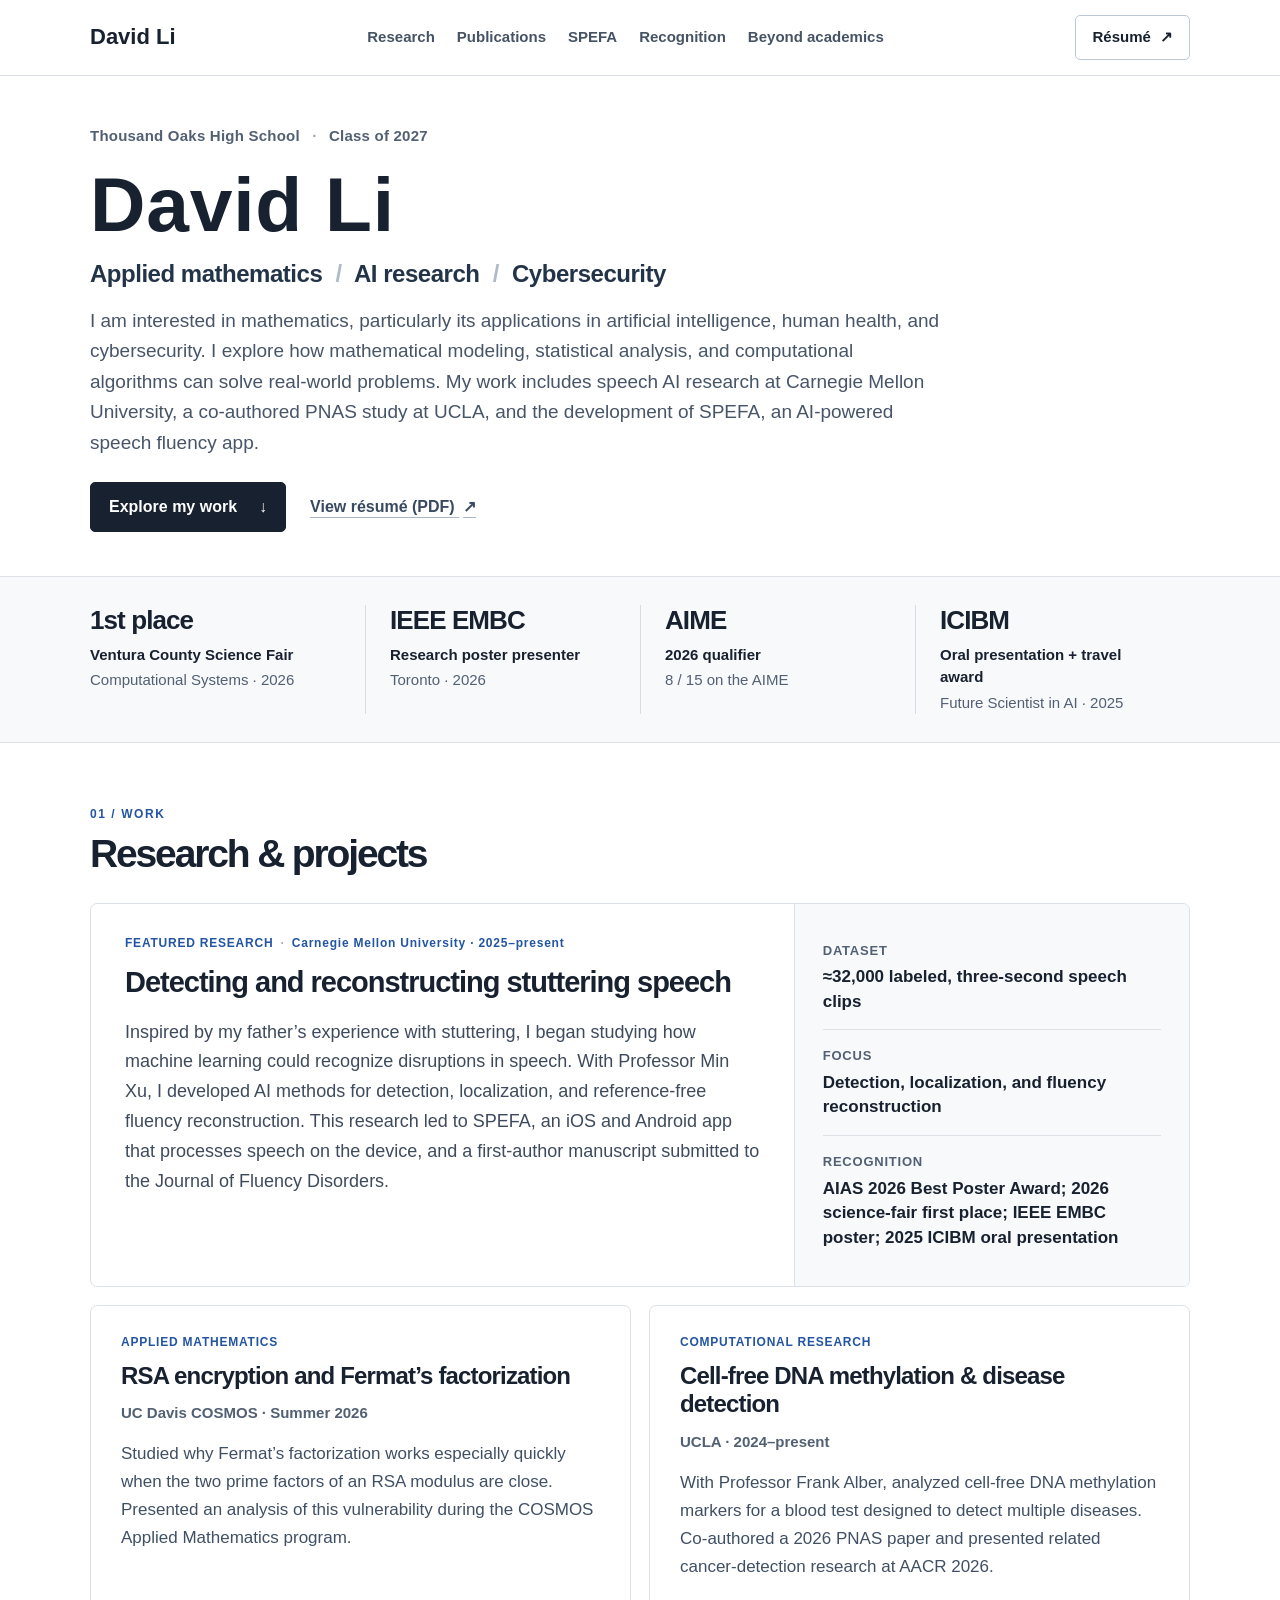
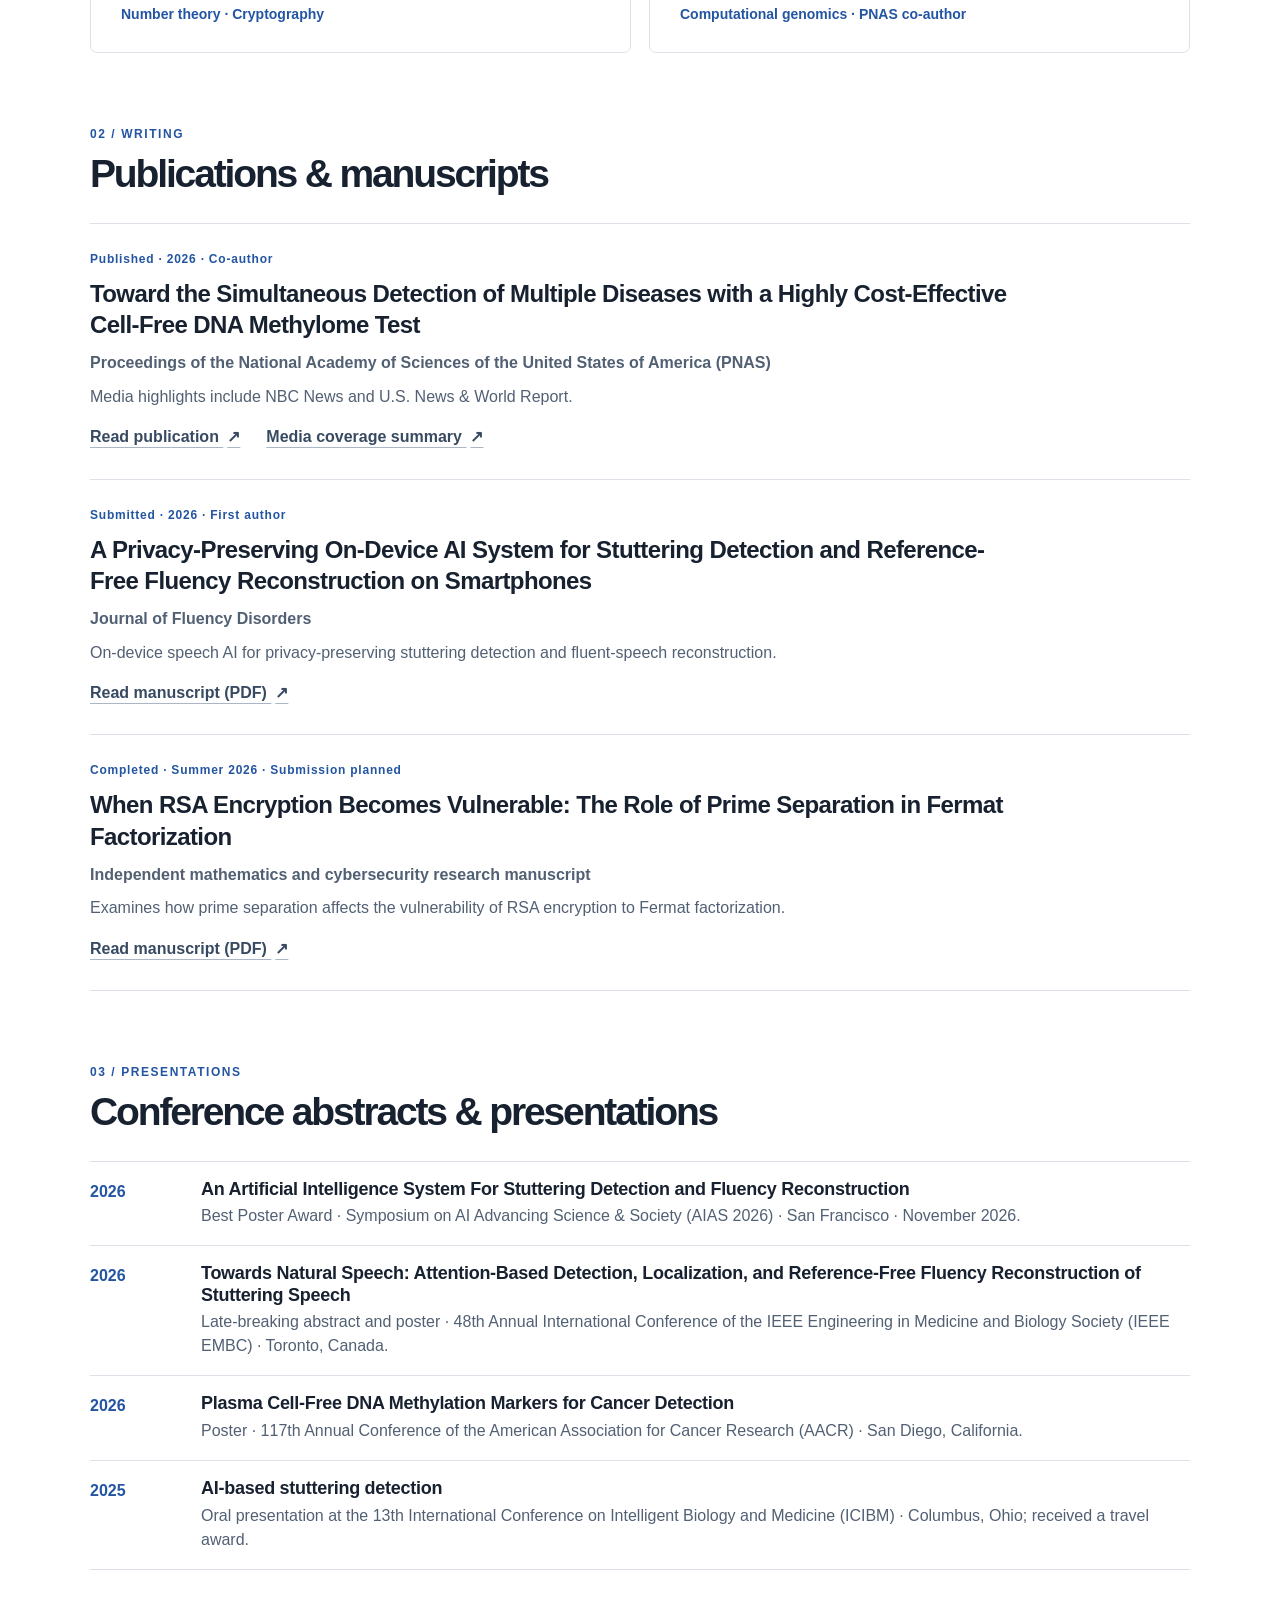
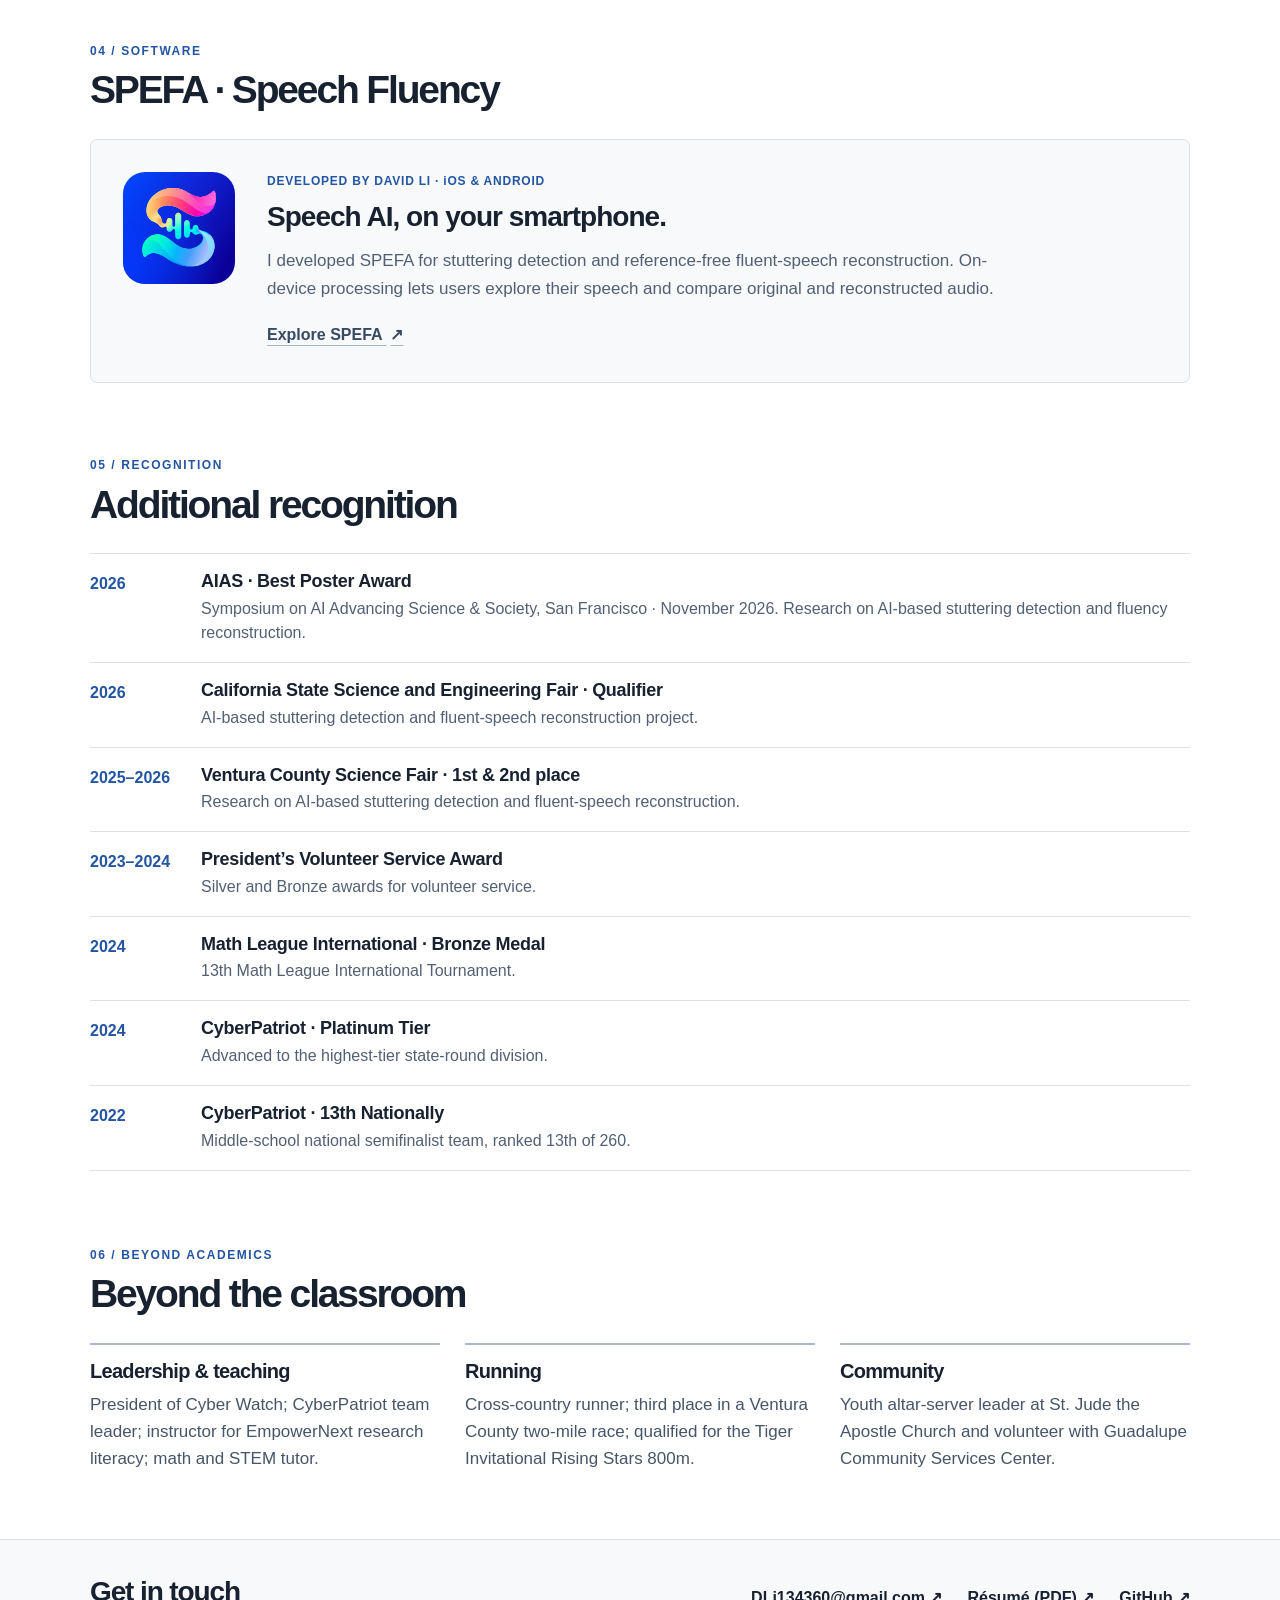
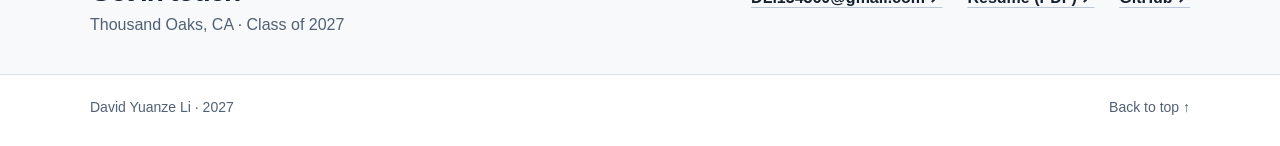
<file: index.html>
<!doctype html>
<html lang="en">
<head>
  <meta charset="utf-8">
  <meta name="viewport" content="width=device-width, initial-scale=1">
  <meta name="theme-color" content="#ffffff">
  <meta name="color-scheme" content="light">
  <meta name="description" content="David Yuanze Li — Class of 2027. AI for human health, applied mathematics, and cybersecurity. PNAS co-author, speech-AI researcher, and developer of SPEFA.">
  <meta property="og:type" content="website">
  <meta property="og:title" content="David Li | Applied Mathematics & Research">
  <meta property="og:description" content="Research, publications, conference presentations, and SPEFA: speech fluency software developed by David Yuanze Li, Class of 2027.">
  <meta property="og:url" content="https://dliport.github.io/">
  <meta property="og:image" content="https://dliport.github.io/assets/social-preview.svg">
  <link rel="icon" type="image/svg+xml" href="assets/favicon.svg">
  <link rel="stylesheet" href="styles/main.css">
  <title>David Li | Applied Mathematics & Research</title>
  <script type="module" src="src/main.js"></script>
</head>
<body>
  <a class="skip-link" href="#main">Skip to content</a>
  <div id="app"></div>
  <noscript><p class="noscript">This page uses JavaScript modules. Please enable JavaScript to view the portfolio.</p></noscript>
</body>
</html>
</file>
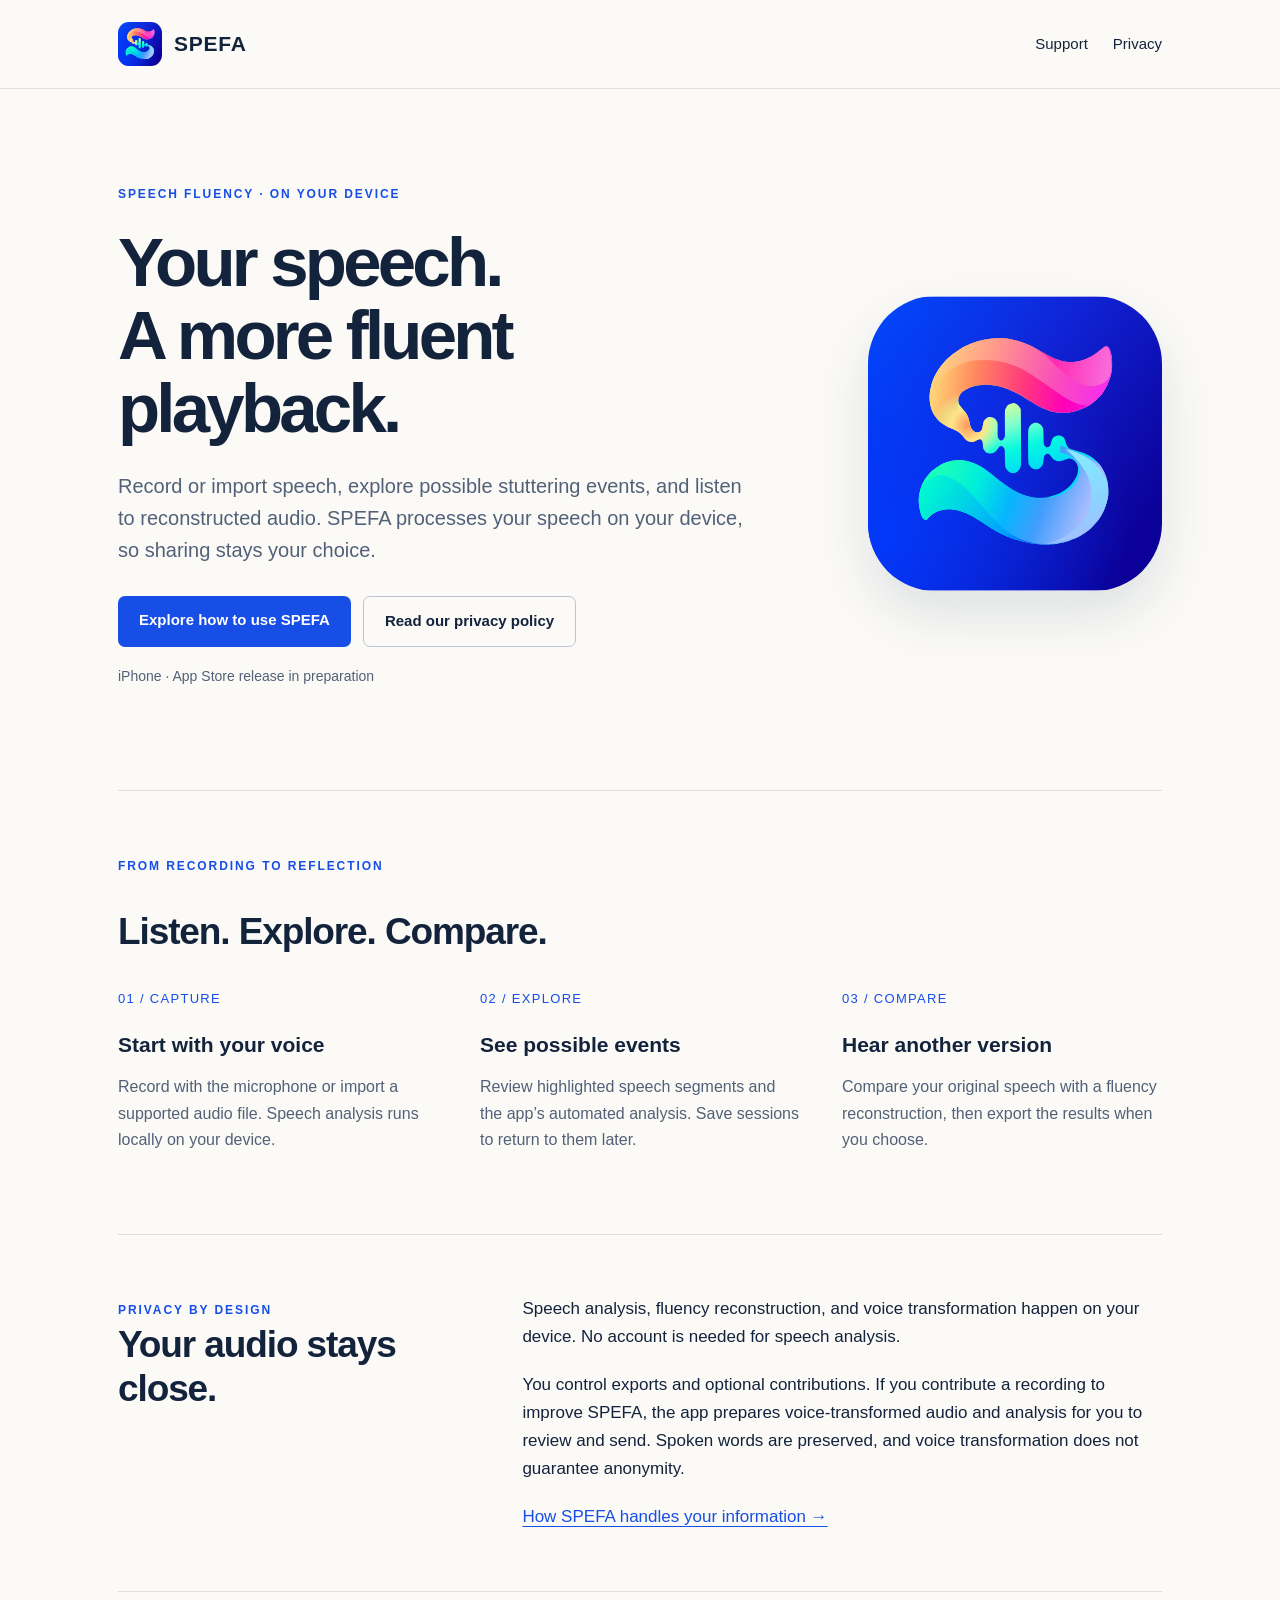
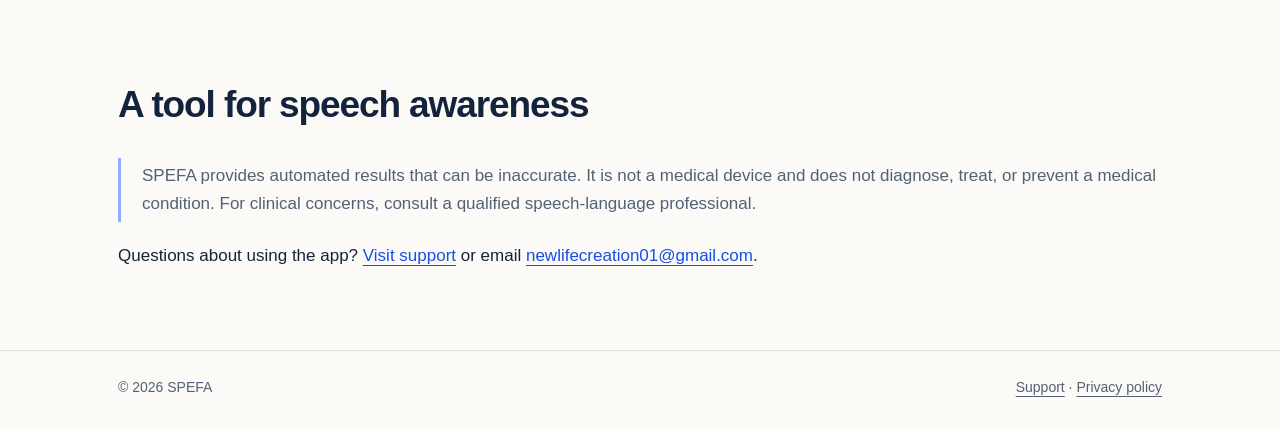
<file: spefa/index.html>
<!doctype html>
<html lang="en"><head><meta charset="utf-8"><meta name="viewport" content="width=device-width, initial-scale=1"><meta name="description" content="Private speech analysis and fluency reconstruction on your device."><meta name="theme-color" content="#fbfaf7"><title>SPEFA: Speech Fluency</title><link rel="icon" type="image/svg+xml" href="assets/logo.svg"><link rel="stylesheet" href="assets/site.css"></head><body><a class="skip" href="#main">Skip to content</a><header><div class="wrap"><nav aria-label="Main navigation"><a class="brand" href="./"><img src="assets/logo.svg" alt="" width="44" height="44">SPEFA</a><div class="navlinks"><a href="support/">Support</a><a href="privacy/">Privacy</a></div></nav></div></header>
<main id="main"><div class="wrap"><section class="hero"><div><span class="eyebrow">Speech fluency · On your device</span><h1>Your speech.<br>A more fluent playback.</h1><p class="intro">Record or import speech, explore possible stuttering events, and listen to reconstructed audio. SPEFA processes your speech on your device, so sharing stays your choice.</p><div class="actions"><a class="button" href="support/">Explore how to use SPEFA</a><a class="button secondary" href="privacy/">Read our privacy policy</a></div><p class="small" style="margin-top:18px">iPhone · App Store release in preparation</p></div><img class="hero-icon" src="assets/logo.svg" alt="SPEFA’s multicolored S with an integrated audio waveform" width="295" height="295"></section>
<section class="section" aria-labelledby="how"><span class="eyebrow">From recording to reflection</span><h2 id="how">Listen. Explore. Compare.</h2><div class="steps"><article><span class="step-number">01 / CAPTURE</span><h3>Start with your voice</h3><p>Record with the microphone or import a supported audio file. Speech analysis runs locally on your device.</p></article><article><span class="step-number">02 / EXPLORE</span><h3>See possible events</h3><p>Review highlighted speech segments and the app’s automated analysis. Save sessions to return to them later.</p></article><article><span class="step-number">03 / COMPARE</span><h3>Hear another version</h3><p>Compare your original speech with a fluency reconstruction, then export the results when you choose.</p></article></div></section>
<section class="section privacy-block" aria-labelledby="privacy"><div><span class="eyebrow">Privacy by design</span><h2 id="privacy">Your audio stays close.</h2></div><div><p>Speech analysis, fluency reconstruction, and voice transformation happen on your device. No account is needed for speech analysis.</p><p>You control exports and optional contributions. If you contribute a recording to improve SPEFA, the app prepares voice-transformed audio and analysis for you to review and send. Spoken words are preserved, and voice transformation does not guarantee anonymity.</p><a href="privacy/">How SPEFA handles your information →</a></div></section>
<section class="section"><h2>A tool for speech awareness</h2><p class="note">SPEFA provides automated results that can be inaccurate. It is not a medical device and does not diagnose, treat, or prevent a medical condition. For clinical concerns, consult a qualified speech-language professional.</p><p>Questions about using the app? <a href="support/">Visit support</a> or email <a href="mailto:newlifecreation01@gmail.com">newlifecreation01@gmail.com</a>.</p></section></div></main><footer><div class="wrap footer-inner"><span>© 2026 SPEFA</span><span><a href="support/">Support</a> · <a href="privacy/">Privacy policy</a></span></div></footer></body></html>
</file>
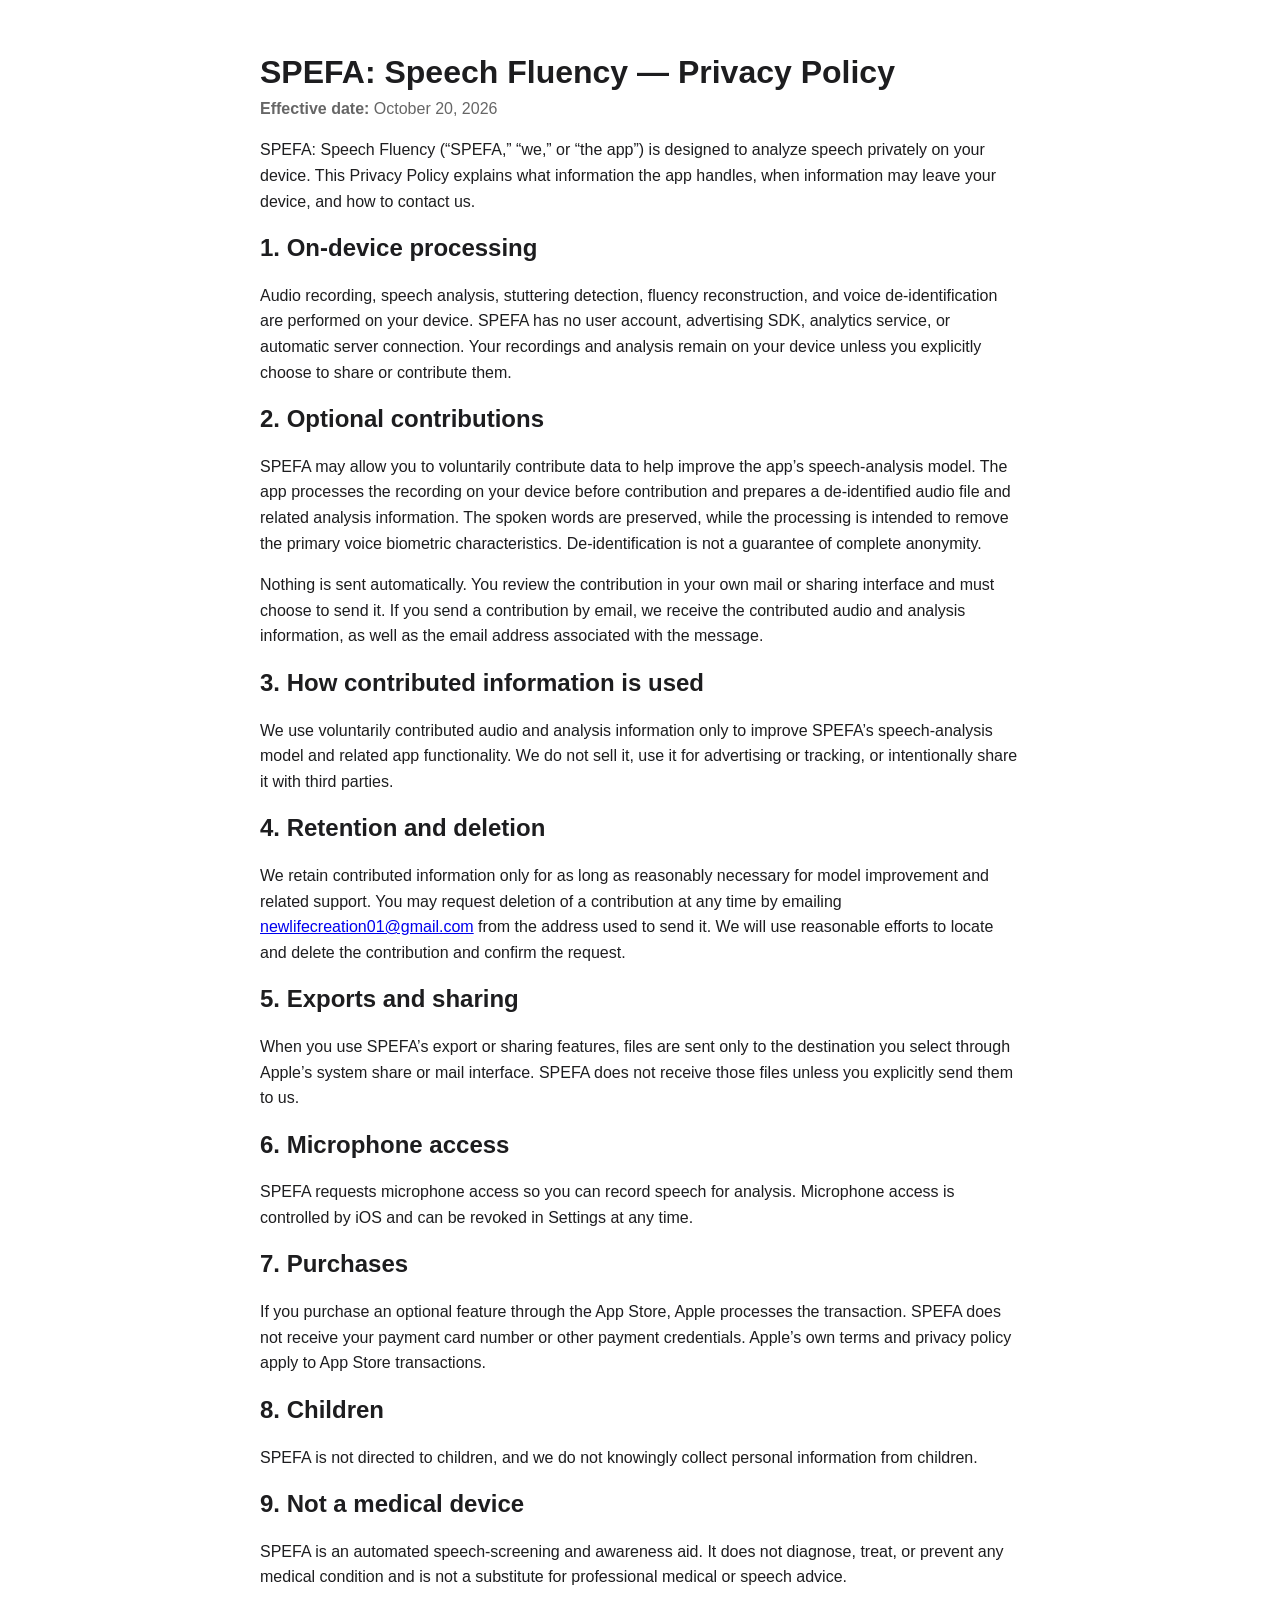
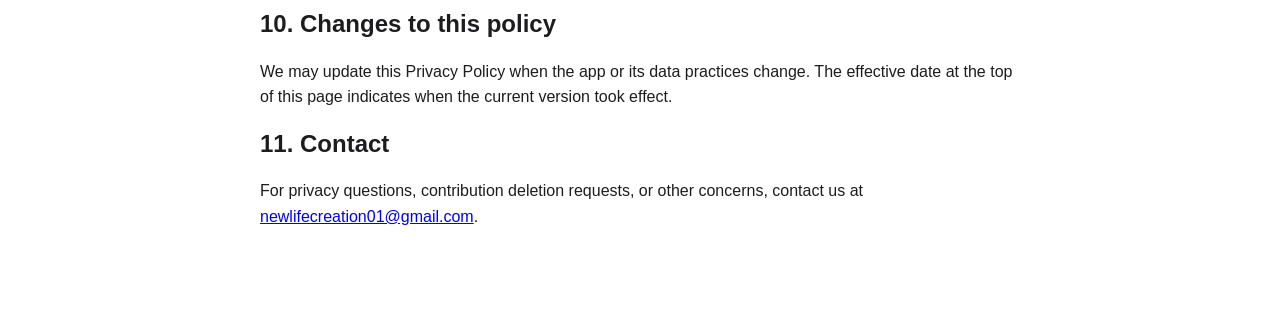
<file: spefa/privacy/index.html>
<!doctype html>
<html lang="en">
<head>
  <meta charset="utf-8">
  <meta name="viewport" content="width=device-width, initial-scale=1">
  <title>SPEFA: Speech Fluency — Privacy Policy</title>
  <style>
    :root { color-scheme: light dark; }
    body {
      max-width: 760px;
      margin: 0 auto;
      padding: 2rem 1.25rem 4rem;
      font: 16px/1.6 -apple-system, BlinkMacSystemFont, "Segoe UI", sans-serif;
      color: #1d1d1f;
      background: #fff;
    }
    h1, h2 { line-height: 1.2; }
    h1 { margin-bottom: .25rem; }
    .updated { color: #666; margin-top: 0; }
    @media (prefers-color-scheme: dark) {
      body { color: #f5f5f7; background: #1d1d1f; }
      .updated { color: #aaa; }
      a { color: #6db3ff; }
    }
  </style>
</head>
<body>
  <main>
    <h1>SPEFA: Speech Fluency — Privacy Policy</h1>
    <p class="updated"><strong>Effective date:</strong> October 20, 2026</p>
    <p>SPEFA: Speech Fluency (“SPEFA,” “we,” or “the app”) is designed to analyze speech privately on your device. This Privacy Policy explains what information the app handles, when information may leave your device, and how to contact us.</p>

    <h2>1. On-device processing</h2>
    <p>Audio recording, speech analysis, stuttering detection, fluency reconstruction, and voice de-identification are performed on your device. SPEFA has no user account, advertising SDK, analytics service, or automatic server connection. Your recordings and analysis remain on your device unless you explicitly choose to share or contribute them.</p>

    <h2>2. Optional contributions</h2>
    <p>SPEFA may allow you to voluntarily contribute data to help improve the app’s speech-analysis model. The app processes the recording on your device before contribution and prepares a de-identified audio file and related analysis information. The spoken words are preserved, while the processing is intended to remove the primary voice biometric characteristics. De-identification is not a guarantee of complete anonymity.</p>
    <p>Nothing is sent automatically. You review the contribution in your own mail or sharing interface and must choose to send it. If you send a contribution by email, we receive the contributed audio and analysis information, as well as the email address associated with the message.</p>

    <h2>3. How contributed information is used</h2>
    <p>We use voluntarily contributed audio and analysis information only to improve SPEFA’s speech-analysis model and related app functionality. We do not sell it, use it for advertising or tracking, or intentionally share it with third parties.</p>

    <h2>4. Retention and deletion</h2>
    <p>We retain contributed information only for as long as reasonably necessary for model improvement and related support. You may request deletion of a contribution at any time by emailing <a href="mailto:newlifecreation01@gmail.com">newlifecreation01@gmail.com</a> from the address used to send it. We will use reasonable efforts to locate and delete the contribution and confirm the request.</p>

    <h2>5. Exports and sharing</h2>
    <p>When you use SPEFA’s export or sharing features, files are sent only to the destination you select through Apple’s system share or mail interface. SPEFA does not receive those files unless you explicitly send them to us.</p>

    <h2>6. Microphone access</h2>
    <p>SPEFA requests microphone access so you can record speech for analysis. Microphone access is controlled by iOS and can be revoked in Settings at any time.</p>

    <h2>7. Purchases</h2>
    <p>If you purchase an optional feature through the App Store, Apple processes the transaction. SPEFA does not receive your payment card number or other payment credentials. Apple’s own terms and privacy policy apply to App Store transactions.</p>

    <h2>8. Children</h2>
    <p>SPEFA is not directed to children, and we do not knowingly collect personal information from children.</p>

    <h2>9. Not a medical device</h2>
    <p>SPEFA is an automated speech-screening and awareness aid. It does not diagnose, treat, or prevent any medical condition and is not a substitute for professional medical or speech advice.</p>

    <h2>10. Changes to this policy</h2>
    <p>We may update this Privacy Policy when the app or its data practices change. The effective date at the top of this page indicates when the current version took effect.</p>

    <h2>11. Contact</h2>
    <p>For privacy questions, contribution deletion requests, or other concerns, contact us at <a href="mailto:newlifecreation01@gmail.com">newlifecreation01@gmail.com</a>.</p>
  </main>
</body>
</html>
</file>
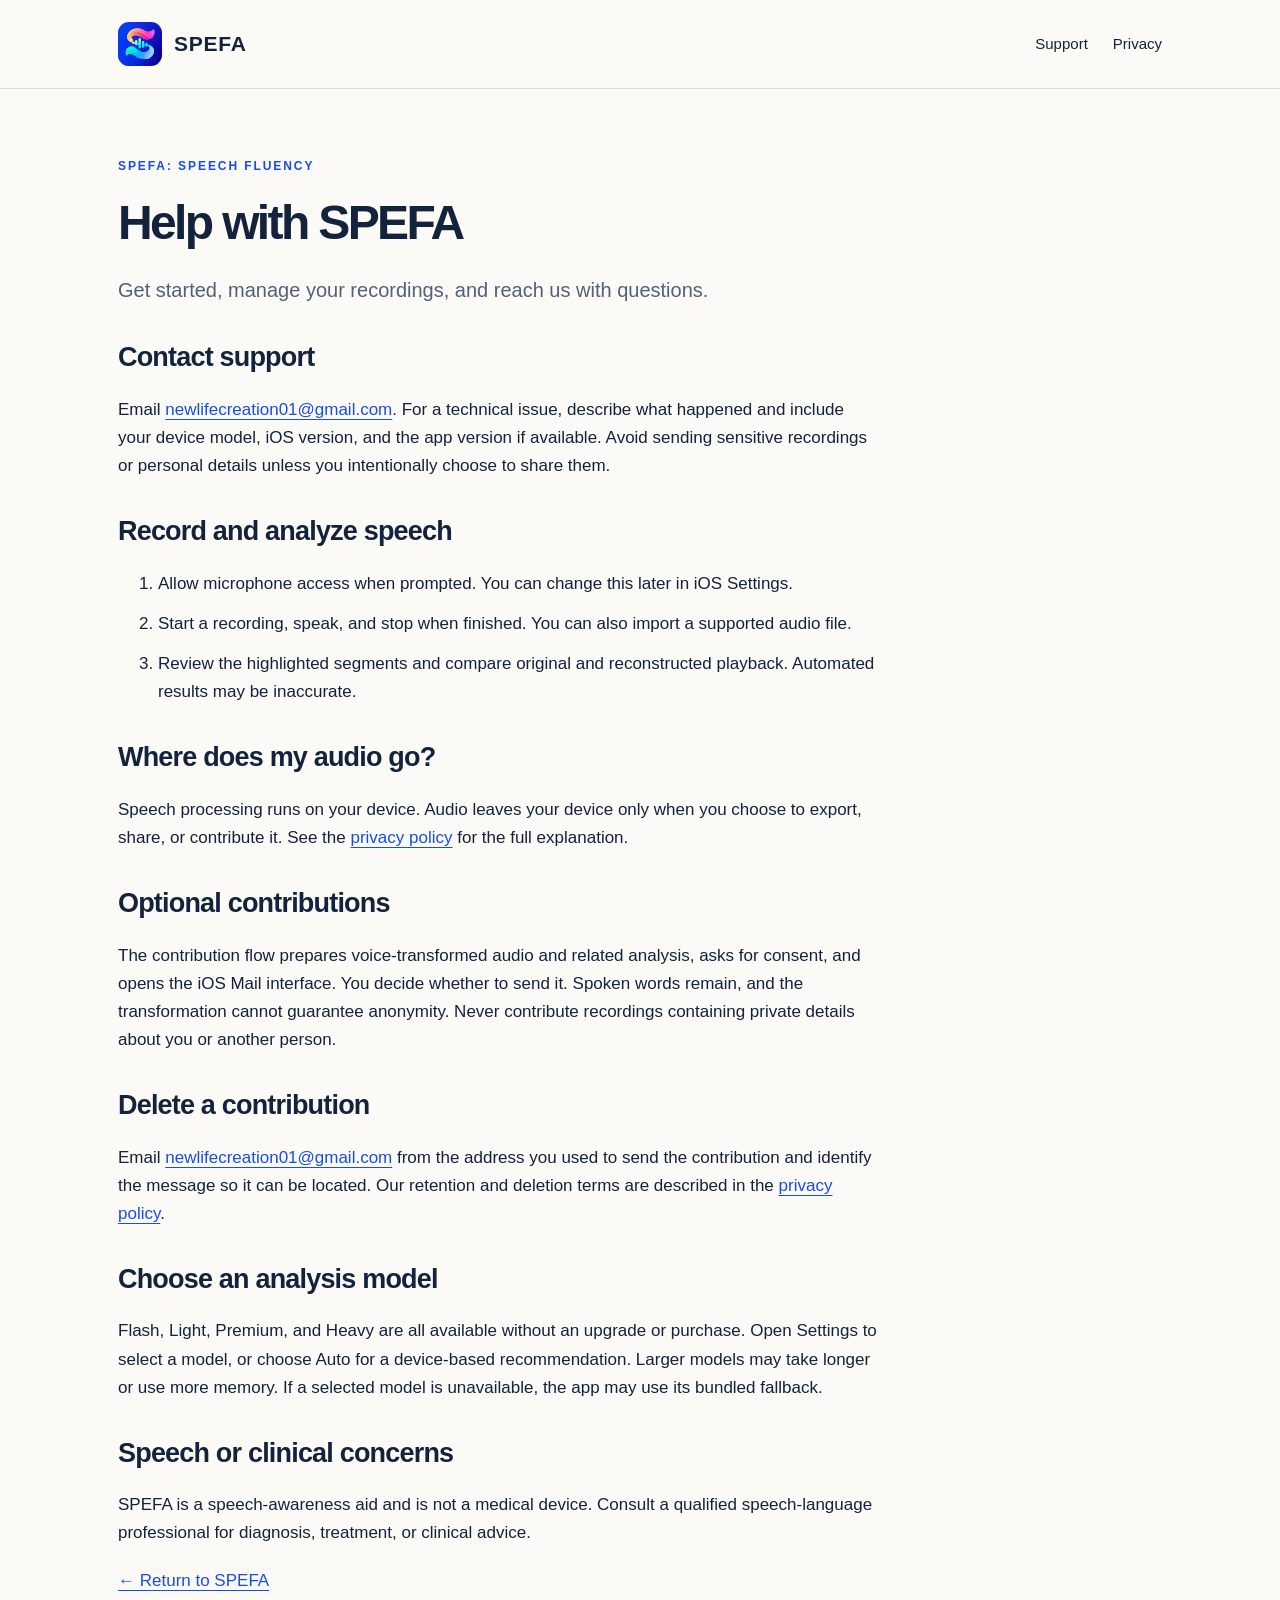
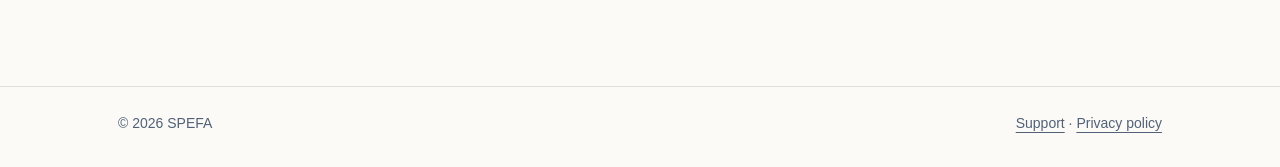
<file: spefa/support/index.html>
<!doctype html>
<html lang="en"><head><meta charset="utf-8"><meta name="viewport" content="width=device-width, initial-scale=1"><meta name="description" content="Help with recording, speech analysis, sharing, model selection, and privacy in SPEFA."><meta name="theme-color" content="#fbfaf7"><title>SPEFA Support</title><link rel="icon" type="image/svg+xml" href="../assets/logo.svg"><link rel="stylesheet" href="../assets/site.css"></head><body><a class="skip" href="#main">Skip to content</a><header><div class="wrap"><nav aria-label="Main navigation"><a class="brand" href="../"><img src="../assets/logo.svg" alt="" width="44" height="44">SPEFA</a><div class="navlinks"><a href="../support/">Support</a><a href="../privacy/">Privacy</a></div></nav></div></header>
<main id="main" class="wrap"><article class="reading"><span class="eyebrow">SPEFA: Speech Fluency</span><h1>Help with SPEFA</h1><p class="intro">Get started, manage your recordings, and reach us with questions.</p><h2>Contact support</h2><p>Email <a href="mailto:newlifecreation01@gmail.com">newlifecreation01@gmail.com</a>. For a technical issue, describe what happened and include your device model, iOS version, and the app version if available. Avoid sending sensitive recordings or personal details unless you intentionally choose to share them.</p><h2>Record and analyze speech</h2><ol><li>Allow microphone access when prompted. You can change this later in iOS Settings.</li><li>Start a recording, speak, and stop when finished. You can also import a supported audio file.</li><li>Review the highlighted segments and compare original and reconstructed playback. Automated results may be inaccurate.</li></ol><h2>Where does my audio go?</h2><p>Speech processing runs on your device. Audio leaves your device only when you choose to export, share, or contribute it. See the <a href="../privacy/">privacy policy</a> for the full explanation.</p><h2>Optional contributions</h2><p>The contribution flow prepares voice-transformed audio and related analysis, asks for consent, and opens the iOS Mail interface. You decide whether to send it. Spoken words remain, and the transformation cannot guarantee anonymity. Never contribute recordings containing private details about you or another person.</p><h2>Delete a contribution</h2><p>Email <a href="mailto:newlifecreation01@gmail.com">newlifecreation01@gmail.com</a> from the address you used to send the contribution and identify the message so it can be located. Our retention and deletion terms are described in the <a href="../privacy/">privacy policy</a>.</p><h2>Choose an analysis model</h2><p>Flash, Light, Premium, and Heavy are all available without an upgrade or purchase. Open Settings to select a model, or choose Auto for a device-based recommendation. Larger models may take longer or use more memory. If a selected model is unavailable, the app may use its bundled fallback.</p><h2>Speech or clinical concerns</h2><p>SPEFA is a speech-awareness aid and is not a medical device. Consult a qualified speech-language professional for diagnosis, treatment, or clinical advice.</p><p><a href="../">← Return to SPEFA</a></p></article></main><footer><div class="wrap footer-inner"><span>© 2026 SPEFA</span><span><a href="../support/">Support</a> · <a href="../privacy/">Privacy policy</a></span></div></footer></body></html>
</file>
<file: styles/main.css>
/* David Li's portfolio — restrained typography, legible content, no decorative motion. */
:root { color-scheme:light; --ink:#17212f; --muted:#526073; --line:#dce1e7; --accent:#2355a2; --surface:#f7f9fb; }
* { box-sizing:border-box; }
html { scroll-behavior:smooth; scroll-padding-top:110px; }
body { margin:0; color:var(--ink); background:#fff; font:400 18px/1.65 -apple-system,BlinkMacSystemFont,"Segoe UI",Arial,sans-serif; -webkit-font-smoothing:antialiased; }
a { color:inherit; text-decoration:none; }
a:focus-visible { outline:3px solid #4c79d4; outline-offset:5px; border-radius:2px; }
p { margin:0; }
h1,h2,h3 { margin:0; line-height:1.2; letter-spacing:-.035em; }
.container { width:min(1100px,calc(100% - 88px)); margin-inline:auto; }
.skip-link { position:absolute; z-index:99; top:-100px; left:15px; padding:10px 15px; background:var(--ink); color:#fff; }
.skip-link:focus { top:10px; }
.noscript { padding:32px; text-align:center; }
.site-header { position:sticky; z-index:10; top:0; background:rgba(255,255,255,.96); border-bottom:1px solid var(--line); backdrop-filter:blur(10px); }
.header-inner { min-height:75px; display:flex; align-items:center; gap:35px; }
.brand { font-size:22px; font-weight:750; letter-spacing:normal; white-space:nowrap; }
.header-nav { display:flex; flex:1; gap:22px; justify-content:center; }
.header-nav a,.header-resume { font-size:15px; font-weight:600; white-space:nowrap; }
.header-nav a { color:#465365; }
.header-nav a:hover,.header-resume:hover,.quiet-link:hover,.site-footer a:hover { color:var(--accent); }
.header-resume { border:1px solid #bdc8d6; border-radius:5px; padding:9px 16px; }
.header-resume span { margin-left:5px; }
.hero { padding-top:48px; padding-bottom:44px; }
.hero-kicker { font-size:15px; font-weight:650; letter-spacing:.015em; color:var(--muted); }
.hero-kicker span { margin-inline:8px; color:#97a3b2; }
.hero h1 { margin:16px 0 13px; font-size:clamp(3.6rem,6vw,5.1rem); line-height:1.04; font-weight:760; letter-spacing:.01em; }
.hero-field { font-size:clamp(20px,2vw,24px); font-weight:650; color:#243448; line-height:1.35; letter-spacing:-.02em; }
.hero-field span { color:#afbbc7; margin:0 7px; }
.hero-summary { margin-top:16px; max-width:850px; font-size:19px; line-height:1.6; color:#475568; }
.hero-actions { display:flex; flex-wrap:wrap; gap:24px; margin-top:24px; align-items:center; }
.primary-link { display:inline-flex; gap:22px; align-items:center; background:var(--ink); color:#fff; border:1px solid var(--ink); padding:11px 18px; font-size:16px; font-weight:650; border-radius:5px; }
.primary-link:hover { background:#30445c; }
.quiet-link { font-size:16px; font-weight:650; color:#384a61; text-decoration:underline; text-decoration-color:#aab6c5; text-underline-offset:5px; }
.quiet-link span { margin-left:4px; }
.highlights { background:var(--surface); border-top:1px solid var(--line); border-bottom:1px solid var(--line); }
.highlight-grid { display:grid; grid-template-columns:repeat(4,minmax(0,1fr)); padding-block:28px; }
.highlight { padding:0 24px; min-width:0; }
.highlight:first-child { padding-left:0; }
.highlight + .highlight { border-left:1px solid #d4dce5; }
.highlight strong { display:block; font-size:26px; font-weight:750; line-height:1.2; letter-spacing:-.035em; margin-bottom:7px; }
.highlight-title,.highlight-detail { display:block; font-size:15px; line-height:1.5; }
.highlight-title { font-weight:650; }
.highlight-detail { color:var(--muted); margin-top:3px; }
.section { padding-top:62px; padding-bottom:10px; }
.section-title { margin-bottom:25px; }
.section-count { display:block; margin-bottom:6px; color:var(--accent); font-size:12px; font-weight:750; letter-spacing:.13em; }
.section-title h2 { font-size:clamp(31px,3.5vw,39px); font-weight:740; letter-spacing:-.055em; }
.featured { display:grid; grid-template-columns:minmax(0,1.6fr) minmax(300px,.9fr); border:1px solid var(--line); border-radius:7px; overflow:hidden; }
.featured-main { padding:30px 34px 33px; }
.project-label { font-size:12px; font-weight:750; letter-spacing:.065em; color:var(--accent); line-height:1.6; }
.project-label span { color:#a5afbc; margin:0 3px; }
.featured h3 { margin-top:12px; font-size:29px; font-weight:730; max-width:660px; }
.featured-main > p { margin-top:18px; color:#3e4b5d; font-size:18px; line-height:1.66; }
.research-facts { background:var(--surface); border-left:1px solid var(--line); margin:0; padding:21px 28px; align-content:center; }
.research-facts div { padding:15px 0; }
.research-facts div + div { border-top:1px solid var(--line); }
.research-facts dt { margin-bottom:4px; font-size:13px; color:var(--muted); font-weight:700; text-transform:uppercase; letter-spacing:.06em; }
.research-facts dd { margin:0; font-size:17px; font-weight:580; line-height:1.45; }
.project-grid { display:grid; grid-template-columns:repeat(2,minmax(0,1fr)); gap:18px; margin-top:18px; }
.project-card { padding:27px 30px 26px; border:1px solid var(--line); border-radius:7px; display:flex; flex-direction:column; }
.project-card h3 { font-size:24px; margin-top:9px; font-weight:720; }
.project-affiliation { font-size:15px; font-weight:650; color:#526073; margin-top:11px; }
.project-card > p:not(.project-affiliation):not(.project-footer) { font-size:17px; color:#405064; margin-top:14px; line-height:1.65; }
.project-footer { color:var(--accent); font-size:14px; font-weight:650; margin-top:auto; padding-top:22px; }
.publication-list { border-top:1px solid var(--line); }
.publication { padding:26px 0 28px; border-bottom:1px solid var(--line); }
.publication h3 { margin-top:9px; max-width:940px; font-size:24px; line-height:1.3; letter-spacing:-.025em; }
.publication-venue { margin-top:10px; font-size:16px; font-weight:600; color:var(--muted); }
.publication-detail { margin-top:7px; font-size:16px; color:var(--muted); }
.publication-links { display:flex; flex-wrap:wrap; gap:12px 26px; margin-top:14px; }
.software-feature { display:flex; align-items:flex-start; gap:32px; padding:32px; border:1px solid var(--line); border-radius:7px; background:var(--surface); }
.software-feature img { flex:none; border-radius:22px; }
.software-feature h3 { font-size:28px; margin-top:9px; }
.software-feature p:not(.project-label) { color:var(--muted); margin:13px 0 17px; font-size:17px; max-width:760px; }
@media(max-width:900px) { .header-nav { flex-wrap:wrap; gap:6px 15px; padding-block:10px; } }
@media(max-width:640px) { .publication h3 { font-size:22px; } .software-feature { flex-direction:column; gap:21px; padding:23px 20px; } .software-feature img { width:80px; height:80px; } .header-nav { flex-wrap:nowrap; } }
.recognition { padding-top:63px; }
.recognition-list { border-top:1px solid var(--line); }
.recognition-row { display:grid; grid-template-columns:95px 1fr; gap:16px; padding:17px 0; border-bottom:1px solid var(--line); }
.recognition-year { font-size:16px; font-weight:650; color:var(--accent); }
.recognition-row h3 { font-size:18px; font-weight:680; letter-spacing:-.015em; }
.recognition-row p { color:var(--muted); font-size:16px; margin-top:4px; line-height:1.5; }
.beyond { padding-top:65px; padding-bottom:66px; }
.beyond-grid { display:grid; grid-template-columns:repeat(3,minmax(0,1fr)); gap:25px; }
.beyond-item { border-top:2px solid #a7b8cd; padding-top:14px; }
.beyond-item h3 { font-size:20px; font-weight:700; }
.beyond-item p { margin-top:9px; color:#465567; font-size:17px; line-height:1.58; }
.contact { background:var(--surface); border-top:1px solid var(--line); border-bottom:1px solid var(--line); }
.contact-inner { display:flex; align-items:flex-start; justify-content:space-between; gap:25px; padding-block:35px; }
.contact h2 { font-size:28px; letter-spacing:-.04em; }
.contact p { color:var(--muted); font-size:16px; margin-top:4px; }
.contact-links { display:flex; align-items:center; flex-wrap:wrap; justify-content:flex-end; gap:14px 25px; padding-top:10px; }
.contact-links a { font-weight:650; font-size:16px; text-decoration:underline; text-decoration-color:#bcc7d5; text-underline-offset:4px; }
.contact-links a:hover { color:var(--accent); }
.site-footer { background:#fff; }
.footer-inner { display:flex; align-items:center; justify-content:space-between; padding:21px 0 27px; font-size:14px; color:var(--muted); }
@media(max-width:900px) { .container { width:min(100% - 52px,1100px); } .header-inner { gap:20px; } .header-nav { gap:15px; } .featured { grid-template-columns:1fr; } .research-facts { display:grid; grid-template-columns:repeat(3,minmax(0,1fr)); gap:20px; border-left:0; border-top:1px solid var(--line); } .research-facts div + div { border:0; } .highlight { padding:0 15px; } .highlight strong { font-size:23px; } .highlight-title,.highlight-detail { font-size:14px; } }
@media(max-width:640px) { html { scroll-padding-top:135px; } body { font-size:17px; } .container { width:calc(100% - 38px); } .header-inner { flex-wrap:wrap; min-height:0; gap:0; justify-content:space-between; padding-top:12px; } .brand { font-size:21px; } .header-resume { font-size:14px; padding:7px 12px; } .header-nav { order:3; flex:0 0 100%; width:100%; justify-content:space-between; gap:10px; overflow:auto; padding:12px 0; } .header-nav a { font-size:13px; } .hero { padding-top:43px; padding-bottom:42px; } .hero-kicker { font-size:13px; } .hero h1 { margin:14px 0 12px; font-size:clamp(3.5rem,13vw,4.5rem); } .hero-field { font-size:20px; } .hero-field span { margin:0 3px; } .hero-summary { margin-top:16px; font-size:17px; } .hero-actions { gap:21px; margin-top:23px; } .primary-link,.quiet-link { font-size:15px; } .highlight-grid { grid-template-columns:repeat(2,minmax(0,1fr)); gap:0; padding:0; } .highlight { padding:20px 10px 19px 0; } .highlight:nth-child(even) { padding-left:18px; border-left:1px solid var(--line); } .highlight:nth-child(3),.highlight:nth-child(4) { border-top:1px solid var(--line); } .highlight strong { font-size:23px; } .highlight-title,.highlight-detail { font-size:14px; } .section { padding-top:49px; } .section-title h2 { font-size:31px; } .featured-main { padding:22px 20px 25px; } .featured h3 { font-size:24px; } .featured-main > p { font-size:17px; margin-top:14px; } .research-facts { display:block; padding:8px 20px; } .research-facts div { padding:12px 0; } .research-facts div + div { border-top:1px solid var(--line); } .research-facts dd { font-size:16px; } .project-grid { grid-template-columns:1fr; gap:13px; margin-top:13px; } .project-card { padding:22px 20px; } .project-card h3 { font-size:22px; } .recognition { padding-top:52px; } .recognition-row { grid-template-columns:62px 1fr; gap:12px; } .recognition-row h3 { font-size:17px; } .recognition-row p { font-size:15px; } .beyond { padding:50px 0; } .beyond-grid { grid-template-columns:1fr; gap:22px; } .beyond-item p { font-size:17px; } .contact-inner { display:block; padding-block:30px; } .contact-links { justify-content:flex-start; gap:13px 20px; padding-top:22px; } .footer-inner { padding-block:20px; } }
@media(prefers-reduced-motion:reduce) { html { scroll-behavior:auto; } *,*::before,*::after { animation:none!important; transition:none!important; } }
@media print { .site-header,.hero-actions,.contact,.site-footer { display:none; } .container { width:100%; } .section { padding-top:25px; } .hero { padding:10px 0 25px; } }
@media(max-width:640px) { .header-nav { flex-wrap:wrap; justify-content:flex-start; gap:8px 20px; overflow:visible; } }
</file>
<file: spefa/assets/site.css>
:root{color-scheme:light;--ink:#14233c;--muted:#526177;--paper:#fbfaf7;--line:#dedfdc;--blue:#174ee6}*{box-sizing:border-box}html{scroll-behavior:smooth}body{margin:0;background:var(--paper);color:var(--ink);font:17px/1.65 -apple-system,BlinkMacSystemFont,"Segoe UI",sans-serif}a{color:var(--blue);text-underline-offset:4px}a:focus-visible,button:focus-visible{outline:3px solid #ff9e60;outline-offset:5px}.wrap{max-width:1100px;margin:auto;padding:0 28px}.skip{position:absolute;left:24px;top:-100px}.skip:focus{top:12px;background:white;padding:12px;z-index:2}header{border-bottom:1px solid var(--line)}nav{display:flex;align-items:center;justify-content:space-between;gap:24px;padding:22px 0}.brand{display:flex;align-items:center;gap:12px;text-decoration:none;color:var(--ink);font-size:21px;font-weight:750;letter-spacing:.035em}.brand img{width:44px;height:44px;border-radius:11px}.navlinks{display:flex;gap:25px;font-size:15px}.navlinks a{color:var(--ink);text-decoration:none}.hero{display:grid;grid-template-columns:1.4fr .6fr;gap:65px;align-items:center;padding:90px 0 82px}.eyebrow{font-size:12px;font-weight:750;letter-spacing:.16em;text-transform:uppercase;color:var(--blue)}h1{font-size:clamp(42px,6vw,69px);line-height:1.06;letter-spacing:-.055em;margin:19px 0 25px;font-weight:750}h2{font-size:clamp(27px,3vw,37px);line-height:1.2;letter-spacing:-.03em}h3{font-size:21px;margin:0 0 12px}p{margin:0 0 20px}.intro{max-width:640px;font-size:20px;color:var(--muted);line-height:1.6}.hero-icon{width:100%;max-width:295px;border-radius:23%;box-shadow:0 24px 55px #16376320;justify-self:end}.actions{display:flex;flex-wrap:wrap;gap:12px;margin-top:30px}.button{display:inline-block;padding:12px 21px;border-radius:7px;background:var(--blue);color:white;text-decoration:none;font-size:15px;font-weight:650}.button.secondary{background:transparent;border:1px solid #bcc4d1;color:var(--ink)}.small{font-size:14px;color:var(--muted)}section.section{padding:60px 0;border-top:1px solid var(--line)}.steps{display:grid;grid-template-columns:repeat(3,1fr);gap:42px;margin-top:34px}.step-number{display:block;font-size:13px;letter-spacing:.1em;color:var(--blue);margin-bottom:18px}.steps p{font-size:16px;color:var(--muted)}.privacy-block{display:grid;grid-template-columns:.7fr 1.3fr;gap:60px}.privacy-block h2{margin-top:0}.reading{max-width:760px;padding:62px 0 70px}.reading h1{font-size:48px}.reading h2{font-size:27px;margin-top:35px}.reading li{margin-bottom:12px}.note{border-left:3px solid #8eafff;padding:4px 0 4px 21px;color:var(--muted)}footer{border-top:1px solid var(--line);font-size:14px;color:var(--muted);padding:25px 0 32px}.footer-inner{display:flex;justify-content:space-between;gap:25px;flex-wrap:wrap}footer a{color:var(--muted)}@media(max-width:700px){.wrap{padding:0 22px}.hero{grid-template-columns:1fr;gap:32px;padding:48px 0}.hero-icon{width:130px;grid-row:1;justify-self:start}.intro{font-size:18px}.steps,.privacy-block{grid-template-columns:1fr;gap:25px}nav{gap:15px}.navlinks{gap:15px;font-size:14px}.brand{font-size:18px}.brand img{width:36px;height:36px}.reading{padding-top:40px}.reading h1{font-size:39px}}@media(prefers-reduced-motion:reduce){html{scroll-behavior:auto}}
</file>
